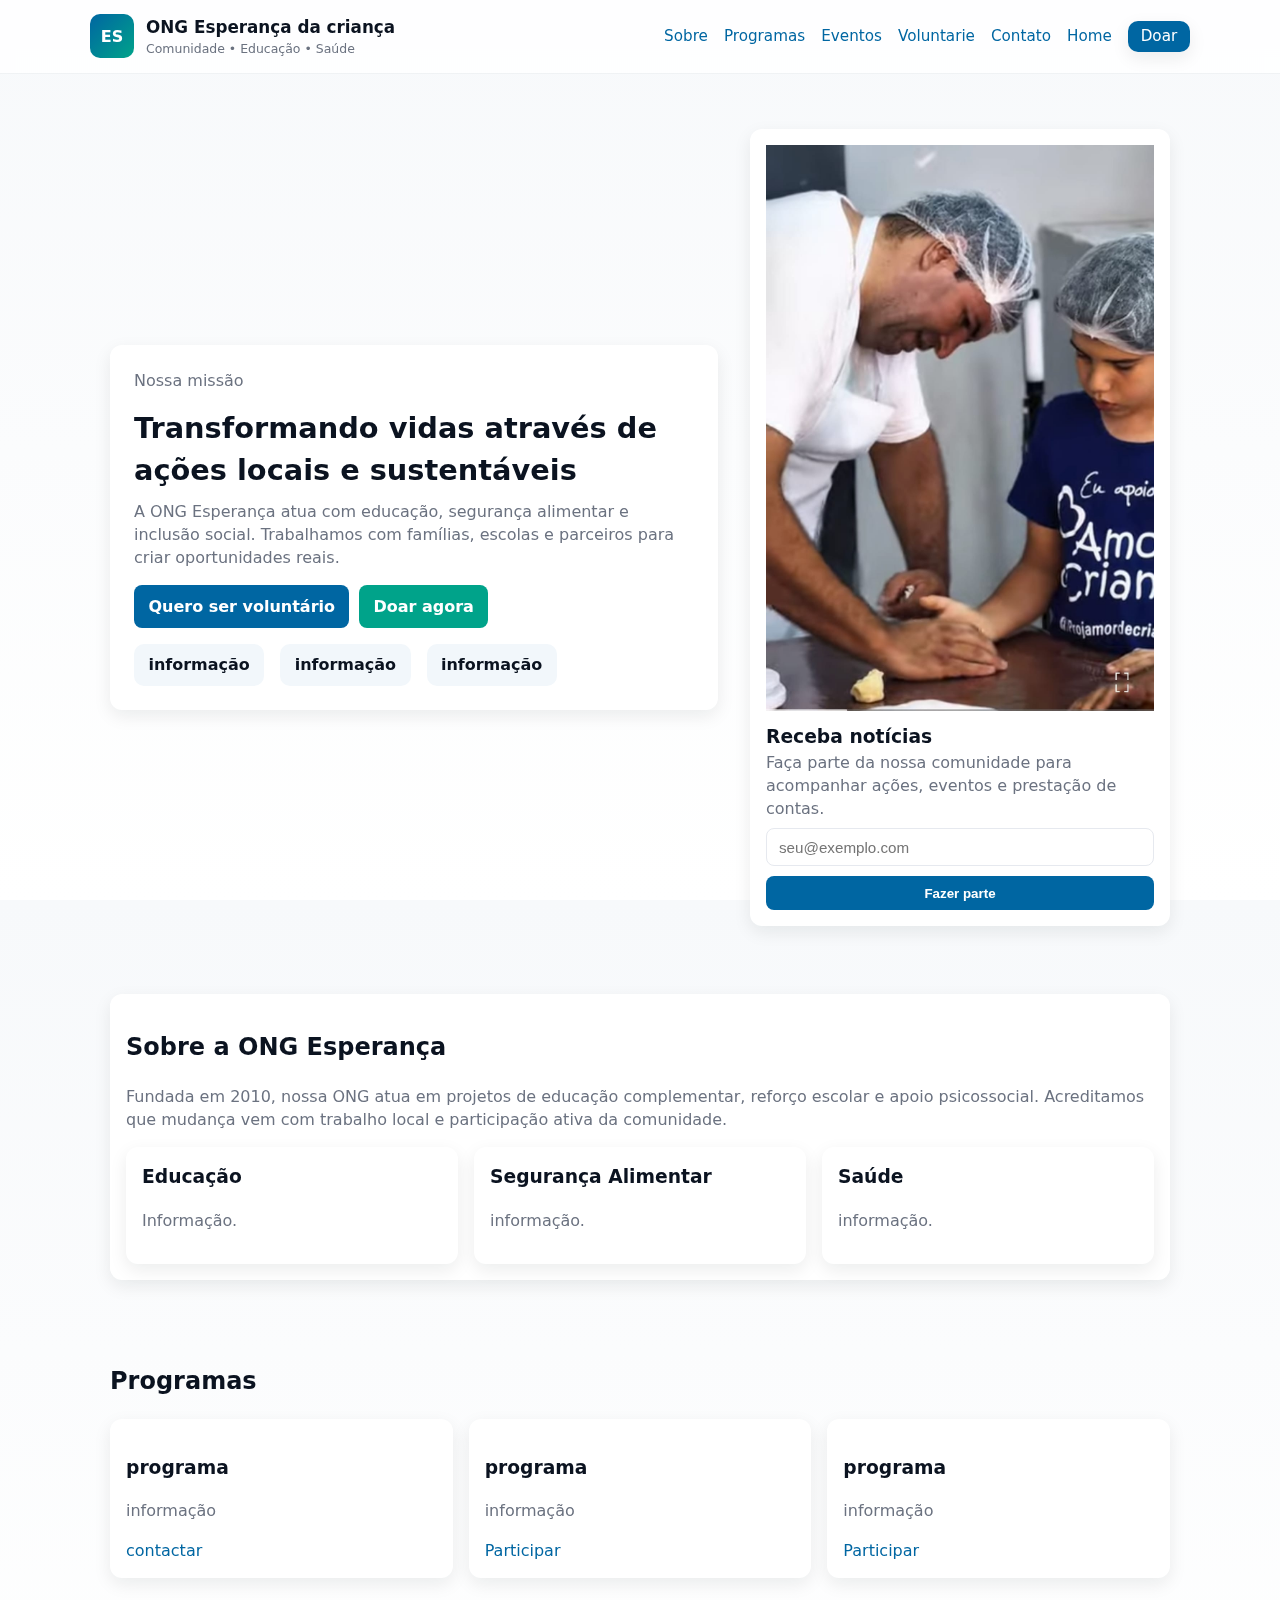
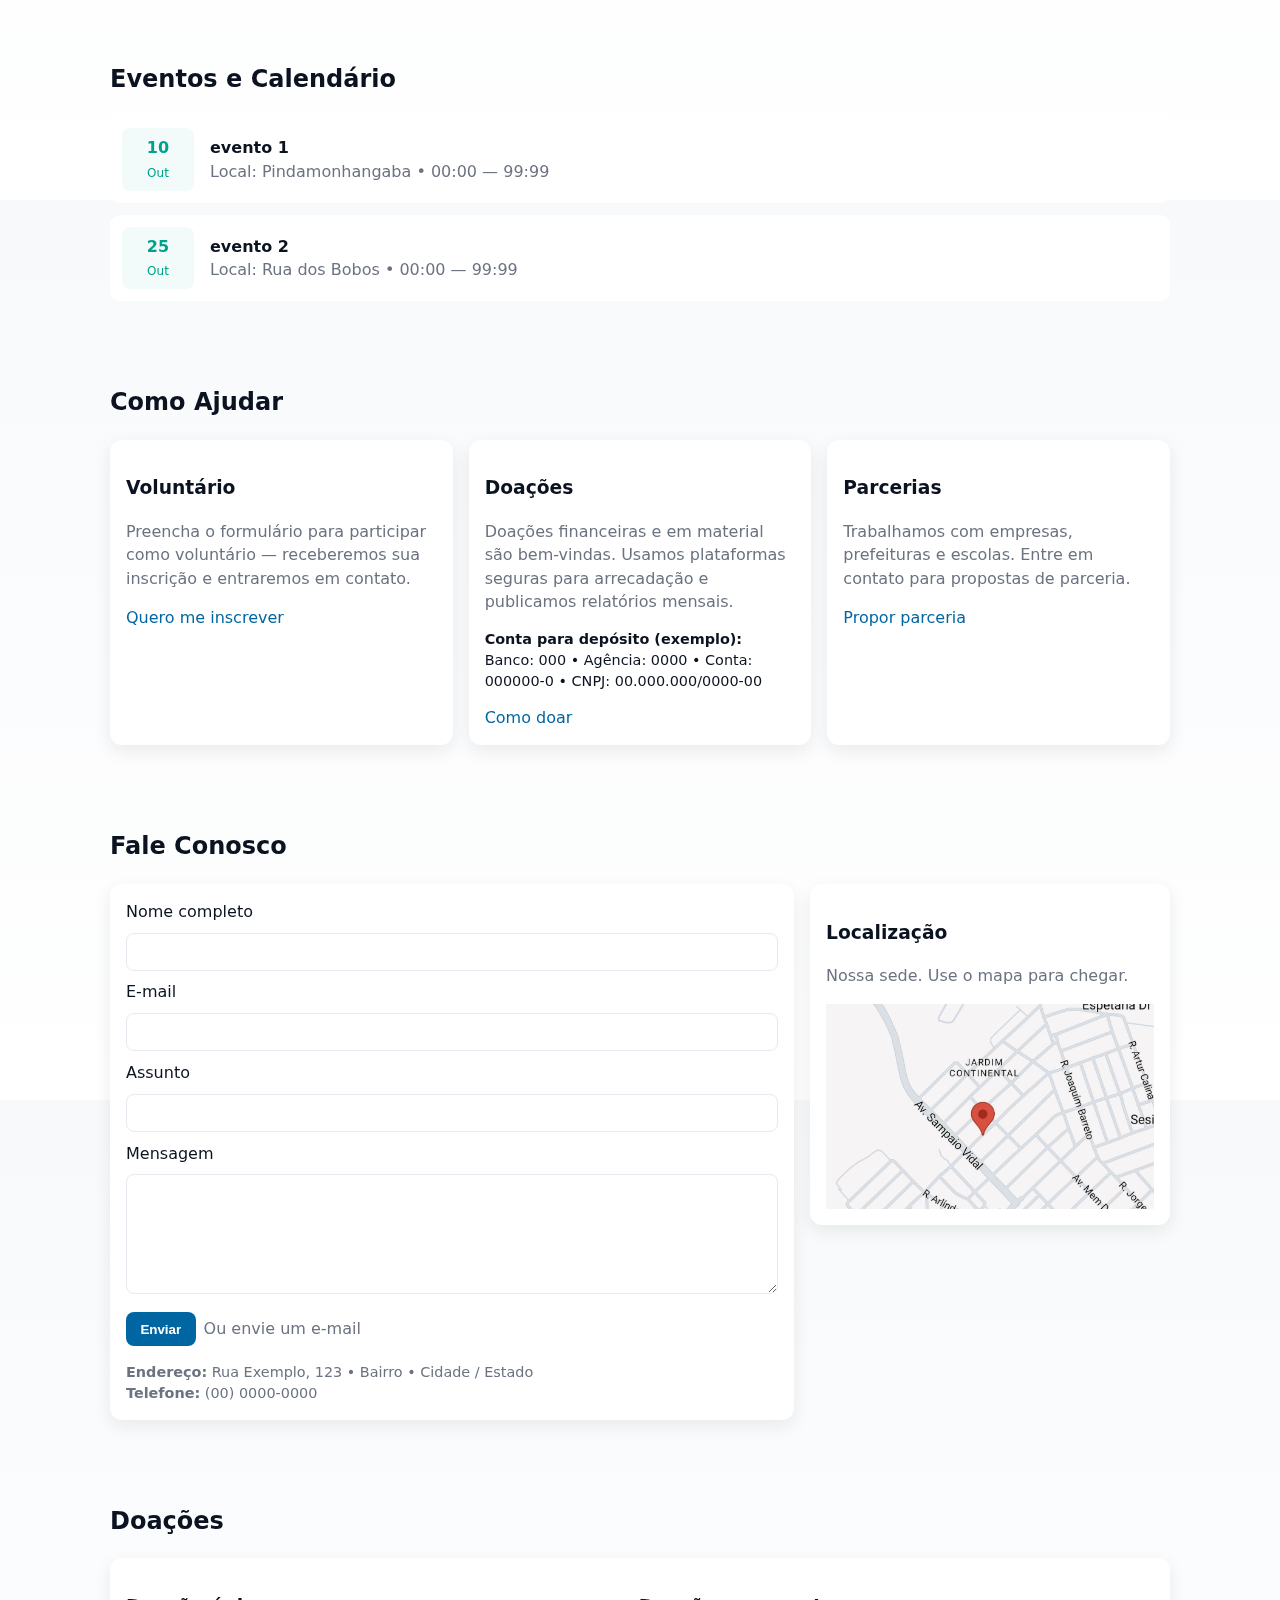
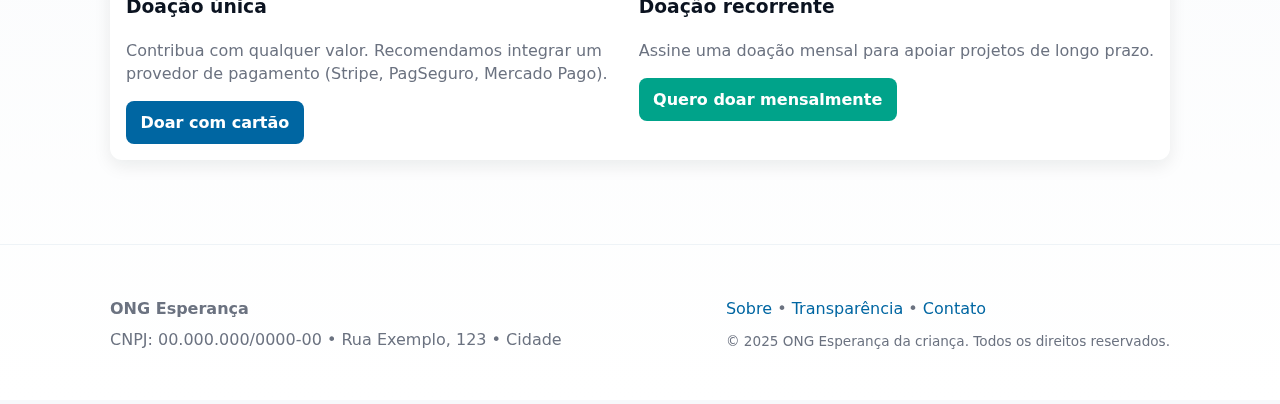
<file: index.htm>
<!doctype html>
<html lang="pt-BR">
<head>
  <meta charset="utf-8" />
  <meta name="viewport" content="width=device-width,initial-scale=1" />
  <title>ONG Esperança — Transformando Vidas</title>
  <meta name="description" content="ONG Esperança — programas sociais, voluntariado, doações e transparência." />

  <!-- Open Graph básico -->
  <meta property="og:title" content="ONG Esperança" />
  <meta property="og:description" content="Programas sociais, como ajudar, eventos e prestação de contas." />

  
  <link rel="stylesheet" href="style.css">
</head>

<body>
  <header role="banner">
    <div class="container nav">
      <div class="brand">
        <div class="logo" aria-hidden>ES</div>
        <div>
          <h1>ONG Esperança da criança</h1>
          <div class="muted" style="font-size:0.78rem">Comunidade • Educação • Saúde</div>
        </div>
      </div>

      <!-- VINCULAR PAGINAS SECUNDÁRIAS -->
      <nav role="navigation" aria-label="Navegação principal">
        <button class="menu-toggle" aria-expanded="false" aria-controls="main-nav">☰</button>
        <ul id="main-nav">
          <li><a href="sobre.html">Sobre</a></li>
          <li><a href="programas.html">Programas</a></li>
          <li><a href="eventos.html">Eventos</a></li>
          <li><a href="voluntarie.html">Voluntarie</a></li>
          <li><a href="contato.html">Contato</a></li>
          <li><a href="index.html">Home</a></li>
          <li><a class="cta" href="#doar">Doar</a></li>
        </ul>
      </nav>
    </div>
  </header>

  <main>
    <div class="container">
      <!-- HERO -->
      <section class="hero">
        <div class="hero-card">
          <p class="muted">Nossa missão</p>
          <h2>Transformando vidas através de ações locais e sustentáveis</h2>
          <p class="muted">A ONG Esperança atua com educação, segurança alimentar e inclusão social. Trabalhamos com famílias, escolas e parceiros para criar oportunidades reais.</p>

          <div style="display:flex;gap:0.6rem;margin-top:1rem">
            <a class="btn" href="voluntarie.html">Quero ser voluntário</a>
            <a class="btn" style="background:var(--accent-2)" href="doar.html">Doar agora</a>
          </div>

          <div style="margin-top:1rem" class="stats">
            <div class="stat">informação</div>
            <div class="stat">informação</div>
            <div class="stat">informação</div>
          </div>
        </div>

        <!-- área de destaque -->
        <aside>
          <div class="card">
            <img src="img/imagem de voluntario.jpg" alt="Voluntários ajudando a comunidade" />
            <h3 style="margin:.75rem 0 0">Receba notícias</h3>
            <p class="muted" style="margin:0 0 .5rem">Faça parte da nossa comunidade para acompanhar ações, eventos e prestação de contas.</p>
            <form action="/subscribe" method="post" aria-label="Formulário de inscrição na newsletter">
              <input type="email" name="email" placeholder="seu@exemplo.com" required />
              <button class="btn" type="submit">Fazer parte</button>
            </form>
          </div>
        </aside>
      </section>

      <!-- SOBRE -->
      <section id="sobre">
        <div class="card">
          <h2>Sobre a ONG Esperança</h2>
          <p class="muted">Fundada em 2010, nossa ONG atua em projetos de educação complementar, reforço escolar e apoio psicossocial. Acreditamos que mudança vem com trabalho local e participação ativa da comunidade.</p>

          <div style="margin-top:1rem" class="grid-3 programs">
            <article class="card">
              <h3>Educação</h3>
              <p class="muted">Informação.</p>
            </article>
            <article class="card">
              <h3>Segurança Alimentar</h3>
              <p class="muted">informação.</p>
            </article>
            <article class="card">
              <h3>Saúde</h3>
              <p class="muted">informação.</p>
            </article>
          </div>
        </div>
      </section>

      <!-- PROGRAMAS -->
      <section id="programas">
        <h2>Programas</h2>
        <div class="grid-3" style="margin-top:1rem">
          <div class="card">
            <h3>programa</h3>
            <p class="muted">informação</p>
            <a href="contato.html">contactar</a>
          </div>
          <div class="card">
            <h3>programa</h3>
            <p class="muted">informação</p>
            <a href="voluntarie.html">Participar</a>
          </div>
          <div class="card">
            <h3>programa</h3>
            <p class="muted">informação</p>
            <a href="eventos.html">Participar</a>
          </div>
        </div>
      </section>

      <!-- EVENTOS -->
      <section id="eventos">
        <h2>Eventos e Calendário</h2>
        <div class="events-list" style="margin-top:1rem">
          <div class="event">
            <div class="date">10<br><span style="font-weight:400;font-size:0.75rem">Out</span></div>
            <div>
              <strong>evento 1</strong>
              <div class="muted">Local: Pindamonhangaba • 00:00 — 99:99</div>
            </div>
          </div>
          <div class="event">
            <div class="date">25<br><span style="font-weight:400;font-size:0.75rem">Out</span></div>
            <div>
              <strong>evento 2</strong>
              <div class="muted">Local: Rua dos Bobos • 00:00 — 99:99</div>
            </div>
          </div>
        </div>
      </section>

      <!-- COMO AJUDAR -->
      <section id="voluntarie">
        <h2>Como Ajudar</h2>
        <div class="grid-3" style="margin-top:1rem">
          <div class="card">
            <h3>Voluntário</h3>
            <p class="muted">Preencha o formulário para participar como voluntário — receberemos sua inscrição e entraremos em contato.</p>
            <a href="voluntarie.html">Quero me inscrever</a>
          </div>
          <div class="card">
            <h3>Doações</h3>
            <p class="muted">Doações financeiras e em material são bem-vindas. Usamos plataformas seguras para arrecadação e publicamos relatórios mensais.</p>
            <p style="font-size:0.9rem"><strong>Conta para depósito (exemplo):</strong><br>Banco: 000 • Agência: 0000 • Conta: 000000-0 • CNPJ: 00.000.000/0000-00</p>
            <a href="doar.html">Como doar</a>
          </div>
          <div class="card">
            <h3>Parcerias</h3>
            <p class="muted">Trabalhamos com empresas, prefeituras e escolas. Entre em contato para propostas de parceria.</p>
            <a href="contato.html">Propor parceria</a>
          </div>
        </div>
      </section>

      <!-- CONTATO -->
      <section id="contato">
        <h2>Fale Conosco</h2>
        <div style="display:grid;grid-template-columns:1fr 360px;gap:1rem;margin-top:1rem;align-items:start">
          <div class="card">
            <form action="/send-contact" method="post" aria-label="Formulário de contato">
              <label for="name">Nome completo</label>
              <input id="name" name="name" required />

              <label for="email">E-mail</label>
              <input id="email" name="email" type="email" required />

              <label for="subject">Assunto</label>
              <input id="subject" name="subject" />

              <label for="message">Mensagem</label>
              <textarea id="message" name="message" required></textarea>

              <div style="display:flex;gap:.5rem;align-items:center;margin-top:.5rem">
                <button class="btn" type="submit">Enviar</button>
                <a href="#" class="muted">Ou envie um e-mail</a>
              </div>
            </form>

            <div style="margin-top:1rem;font-size:0.9rem" class="muted">
              <strong>Endereço:</strong> Rua Exemplo, 123 • Bairro • Cidade / Estado<br>
              <strong>Telefone:</strong> (00) 0000-0000
            </div>
          </div>

          <aside class="card">
            <h3>Localização</h3>
            <p class="muted">Nossa sede. Use o mapa para chegar.</p>
            <a href="https://maps.app.goo.gl/h7FSfVvEcFYhffgB8" target="_blank" rel="noopener noreferrer">
              <img src="img/localização da ong.jpg" alt="localização" />
            </a>
          </aside>
        </div>
      </section>

      <!-- DOAR -->
      <section id="doar">
        <h2>Doações</h2>
        <div class="card" style="margin-top:1rem;display:flex;gap:1rem;flex-wrap:wrap">
          <div style="flex:1;min-width:240px">
            <h3>Doação única</h3>
            <p class="muted">Contribua com qualquer valor. Recomendamos integrar um provedor de pagamento (Stripe, PagSeguro, Mercado Pago).</p>
            <a class="btn" href="doar.html" aria-label="Doar agora">Doar com cartão</a>
          </div>

          <div style="min-width:240px">
            <h3>Doação recorrente</h3>
            <p class="muted">Assine uma doação mensal para apoiar projetos de longo prazo.</p>
            <a class="btn" style="background:var(--accent-2)" href="#">Quero doar mensalmente</a>
          </div>
        </div>
      </section>
    </div>
  </main>

  <footer>
    <div class="container">
      <div class="footer-grid">
        <div style="flex:1;min-width:200px">
          <strong>ONG Esperança</strong>
          <div class="muted" style="margin-top:.5rem">CNPJ: 00.000.000/0000-00 • Rua Exemplo, 123 • Cidade</div>
        </div>
        <div style="min-width:260px">
          <nav aria-label="rodapé">
            <a href="sobre.html">Sobre</a> • 
            <a href="#">Transparência</a> • 
            <a href="contato.html">Contato</a>
          </nav>
          <div style="margin-top:.75rem;font-size:0.85rem" class="muted">© <span id="year">2025</span> ONG Esperança da criança. Todos os direitos reservados.</div>
        </div>
      </div>
    </div>
  </footer>
</body>
</html>
</file>
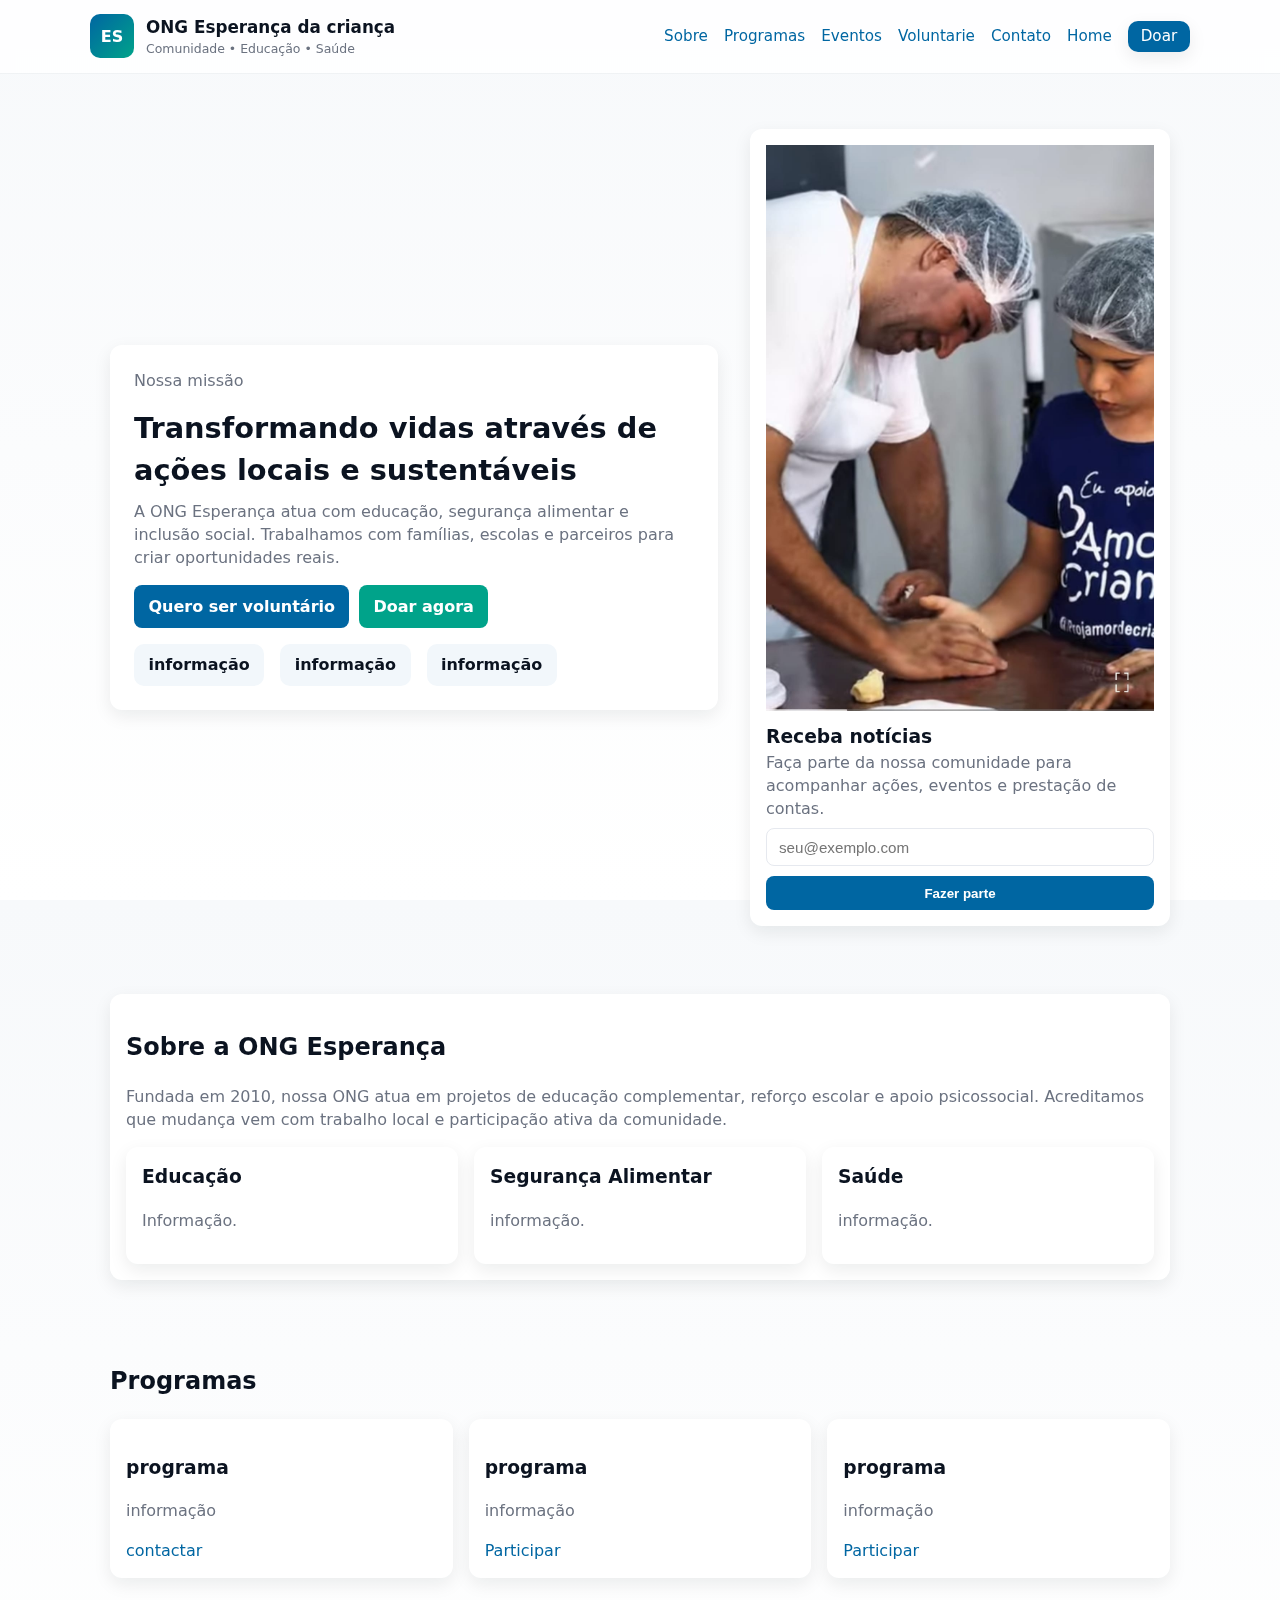
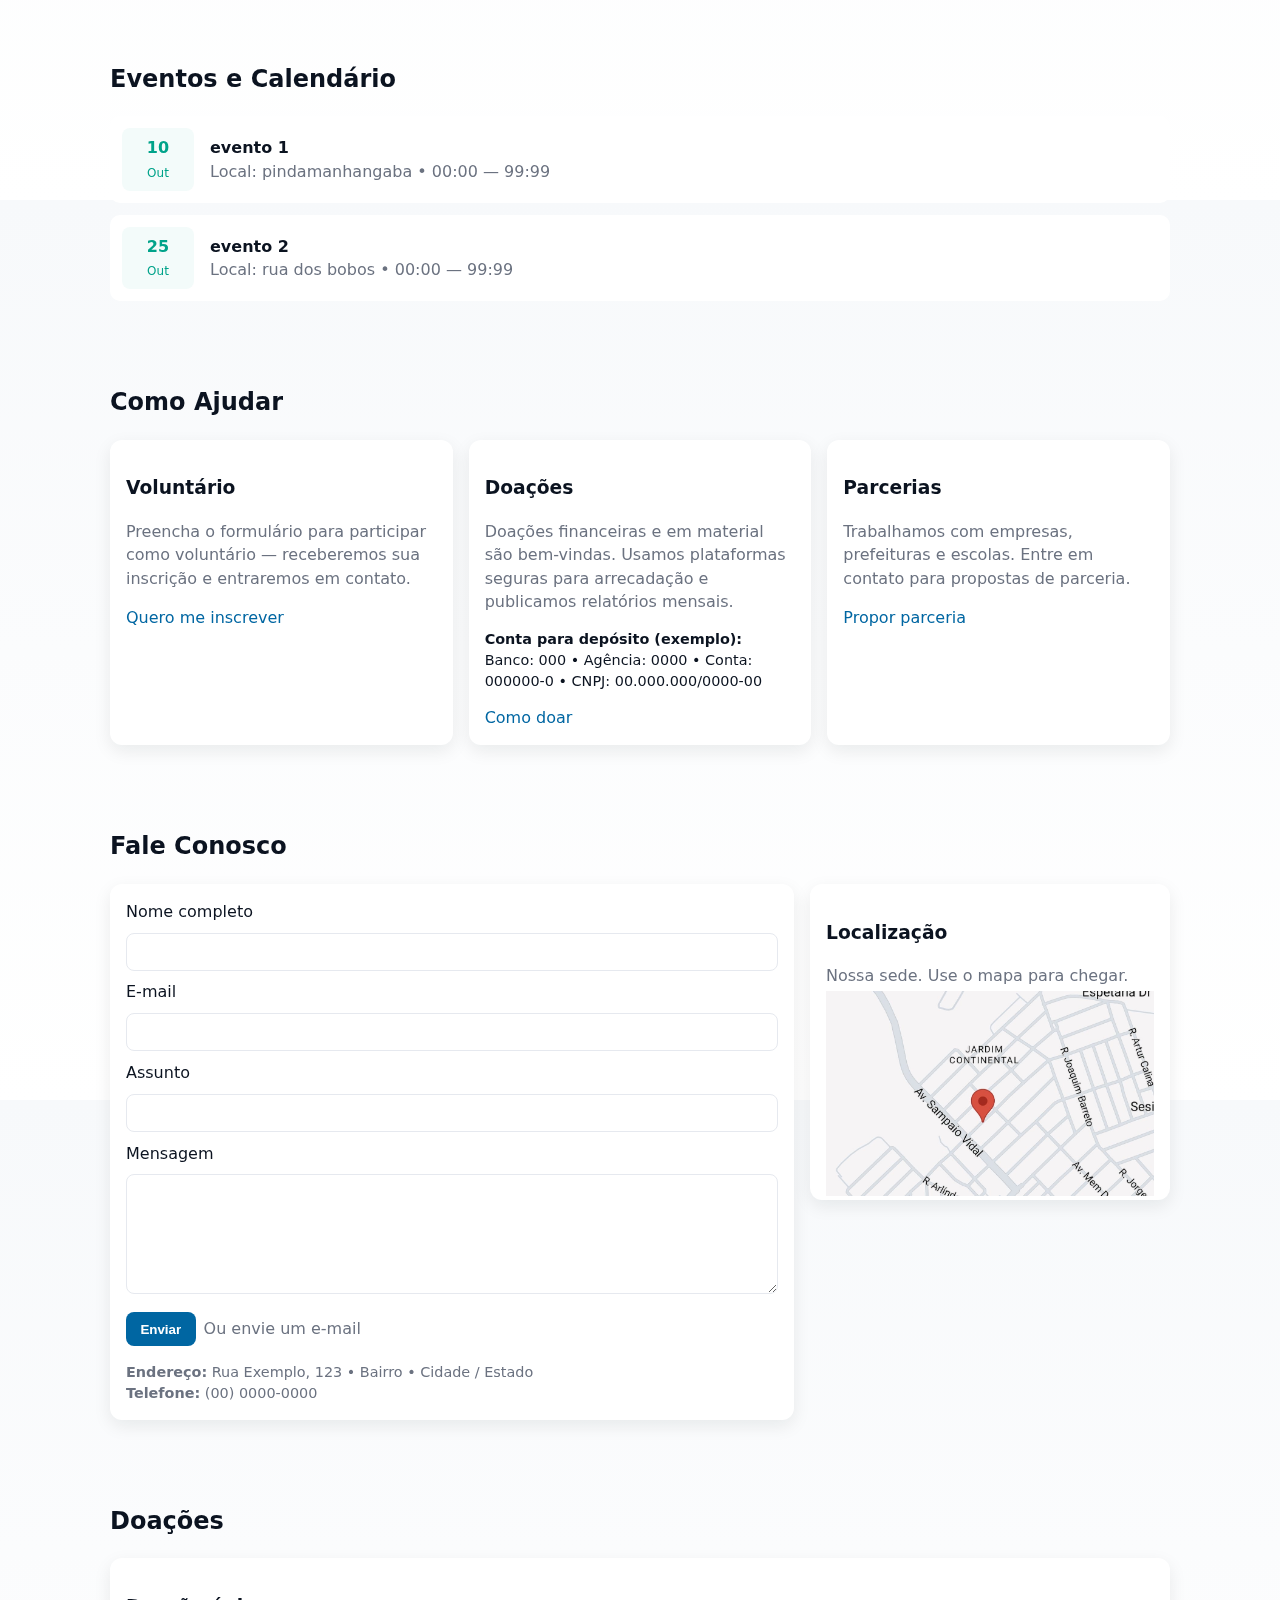
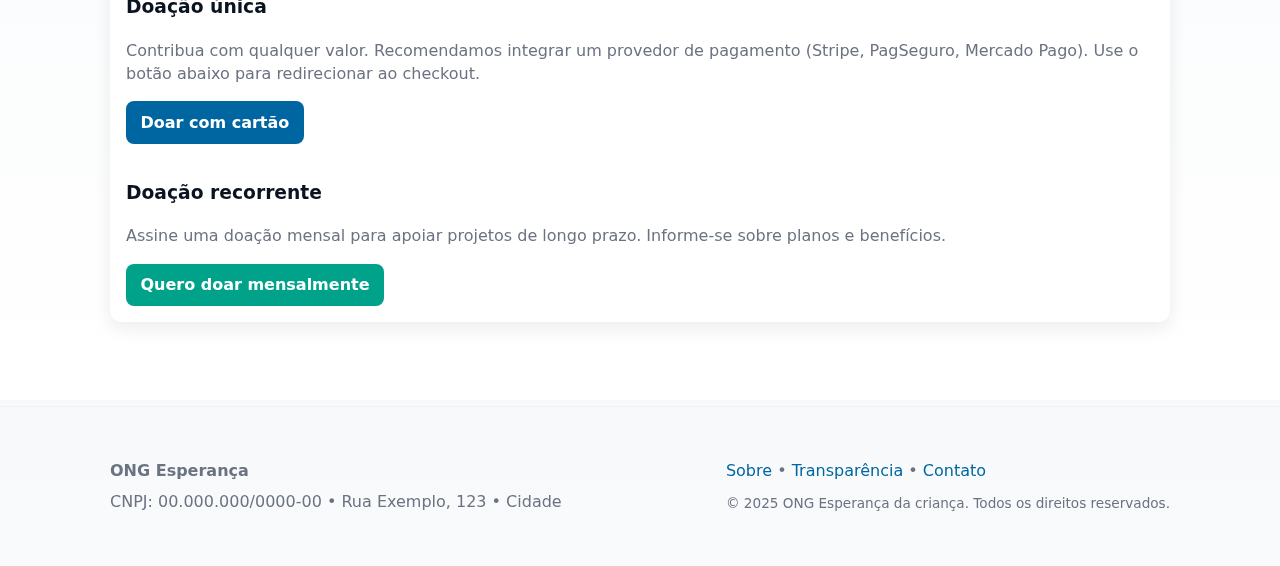
<file: dev/index.htm>
<!doctype html>
<html lang="pt-BR">
<head>
  <meta charset="utf-8" />
  <meta name="viewport" content="width=device-width,initial-scale=1" />
  <title>ONG Esperança — Transformando Vidas</title>
  <meta name="description" content="ONG Esperança — programas sociais, voluntariado, doações e transparência." />

  <!-- Open Graph básico -->
  <meta property="og:title" content="ONG Esperança" />
  <meta property="og:description" content="Programas sociais, como ajudar, eventos e prestação de contas." />

  <style>
    /* --------------------------
       Variáveis e reset
       --------------------------*/
    :root{
      --bg:#f7f9fb;
      --card:#ffffff;
      --accent:#0066a2;
      --accent-2:#00a38a;
      --muted:#6b7280;
      --maxw:1100px;
      --radius:12px;
      --shadow: 0 6px 18px rgba(12,20,30,0.08);
      --gap:1.25rem;
      --ff: "Inter", system-ui, -apple-system, "Segoe UI", Roboto, "Helvetica Neue", Arial;
    }
    *{box-sizing:border-box}
    html,body{height:100%}
    body{
      margin:0;
      font-family:var(--ff);
      background:linear-gradient(180deg,var(--bg),#ffffff);
      color:#0b1320;
      -webkit-font-smoothing:antialiased;
      -moz-osx-font-smoothing:grayscale;
      line-height:1.45;
      padding-bottom:4rem;
    }

    a{color:var(--accent); text-decoration:none}
    img{max-width:100%;height:auto;display:block}

    .container{max-width:var(--maxw);margin:0 auto;padding:1.25rem}

    /* --------------------------
       Header / Nav
       --------------------------*/
    header{backdrop-filter:saturate(120%) blur(6px);position:sticky;top:0;z-index:60;background:rgba(255,255,255,0.85);box-shadow:0 1px 0 rgba(15,23,42,0.03)}
    .nav{display:flex;align-items:center;justify-content:space-between;padding:0.9rem 0}
    .brand{display:flex;gap:0.75rem;align-items:center}
    .brand .logo{width:44px;height:44px;border-radius:10px;background:linear-gradient(135deg,var(--accent),var(--accent-2));display:flex;align-items:center;justify-content:center;color:white;font-weight:700}
    .brand h1{font-size:1.05rem;margin:0}

    nav ul{list-style:none;display:flex;gap:1rem;margin:0;padding:0;align-items:center}
    nav li{font-size:0.95rem}
    .cta{background:var(--accent);color:white;padding:0.4rem 0.8rem;border-radius:10px;box-shadow:var(--shadow)}

    /* mobile menu */
    .menu-toggle{display:none}

    /* --------------------------
       Hero
       --------------------------*/
    .hero{display:grid;grid-template-columns:1fr 420px;gap:2rem;align-items:center;padding:2.25rem 0}
    .hero-card{background:var(--card);border-radius:var(--radius);box-shadow:var(--shadow);padding:1.5rem}
    .hero h2{margin:0 0 .5rem;font-size:1.8rem}
    .hero p{color:var(--muted);margin:0 0 1rem}
    .stats{display:flex;gap:1rem;flex-wrap:wrap}
    .stat{background:#f2f7fb;padding:.6rem .9rem;border-radius:10px;font-weight:600}

    /* --------------------------
       Sections
       --------------------------*/
    section{padding:2rem 0}
    .grid-3{display:grid;grid-template-columns:repeat(3,1fr);gap:1rem}
    .card{background:var(--card);padding:1rem;border-radius:12px;box-shadow:var(--shadow)}
    .programs .card h3{margin-top:0}

    /* Events / list */
    .events-list{display:grid;gap:.75rem}
    .event{display:flex;gap:1rem;align-items:center;padding:.75rem;border-radius:10px;background:#fff}
    .event .date{min-width:72px;text-align:center;padding:.5rem;border-radius:8px;background:#f3fbfa;color:var(--accent-2);font-weight:700}

    /* Contact & forms */
    form{display:grid;gap:.6rem}
    input,textarea,select{padding:.6rem .75rem;border-radius:8px;border:1px solid #e6e9ef;font-size:0.95rem}
    textarea{min-height:120px;resize:vertical}
    .btn{display:inline-block;padding:.6rem .9rem;border-radius:8px;border:0;background:var(--accent);color:white;font-weight:600}

    /* Footer */
    footer{padding:2rem 0;color:var(--muted);border-top:1px solid #eef3f7;margin-top:2rem}
    .footer-grid{display:flex;gap:2rem;flex-wrap:wrap;align-items:flex-start}

    /* Responsive */
    @media (max-width:980px){
      .hero{grid-template-columns:1fr}
      .grid-3{grid-template-columns:repeat(2,1fr)}
    }
    @media (max-width:680px){
      nav ul{display:none}
      .menu-toggle{display:block}
      .grid-3{grid-template-columns:1fr}
      .brand h1{font-size:0.95rem}
      .hero{padding:1rem 0}
    }

    /* Small helpers */
    .muted{color:var(--muted)}
    .center{display:flex;align-items:center;justify-content:center}

  </style>
</head>
<body>

  <header role="banner">
    <div class="container nav">
      <div class="brand">
        <div class="logo" aria-hidden>ES</div>
        <div>
          <h1>ONG Esperança da criança</h1>
          <div class="muted" style="font-size:0.78rem">Comunidade • Educação • Saúde</div>
        </div>
      </div>
<!--VINCULAR PAGINAS SECUNDARIAS-->
      <nav role="navigation" aria-label="Navegação principal">
        <button class="menu-toggle" aria-expanded="false" aria-controls="main-nav">☰</button>
        <ul id="main-nav">
          <li><a href="sobre.html">Sobre</a></li>
          <li><a href="programas.html">Programas</a></li>
          <li><a href="eventos.html">Eventos</a></li>
          <li><a href="voluntarie.html">Voluntarie</a></li>
          <li><a href="contato.html">Contato</a></li>
          <li><a href="index.htm">Home</a></li>
          <li><a class="cta" href="#doar">Doar</a></li>
        </ul>
      </nav>
    </div>
  </header>

  <main>
    <div class="container">
      <!-- HERO -->
      <section class="hero">
        <div class="hero-card">
          <p class="muted">Nossa missão</p>
          <h2>Transformando vidas através de ações locais e sustentáveis</h2>
          <p class="muted">A ONG Esperança atua com educação, segurança alimentar e inclusão social. Trabalhamos com famílias, escolas e parceiros para criar oportunidades reais.</p>

          <div style="display:flex;gap:0.6rem;margin-top:1rem">
            <a class="btn" href="voluntarie.html">Quero ser voluntário</a>
            <a class="btn" style="background:var(--accent-2)" href="doar.html">Doar agora</a>
          </div>

          <div style="margin-top:1rem" class="stats">
            <div class="stat">informação</div>
            <div class="stat">informação</div>
            <div class="stat">informação</div>
          </div>
        </div>

        <!-- area de destaque: imagem + newsletter -->
        <aside>
          <div class="card">
            <img src="img/imagem de voluntario.jpg" alt="Voluntários ajudando a comunidade" />
            <h3 style="margin:.75rem 0 0">Receba notícias</h3>
            <p class="muted" style="margin:0 0 .5rem">Faça parte da nossa comunidade para acompanhar ações, eventos e prestação de contas.</p>
            <form action="/subscribe" method="post" aria-label="Formulário de inscrição na newsletter">
              <input type="email" name="email" placeholder="seu@exemplo.com" required />
              <button class="btn" type="submit">Fazer parte</button>
            </form>
          </div>
        </aside>
      </section>

      <!-- SOBRE -->
      <section id="sobre">
        <div class="card">
          <h2>Sobre a ONG Esperança</h2>
          <p class="muted">Fundada em 2010, nossa ONG atua em projetos de educação complementar, reforço escolar e apoio psicossocial. Acreditamos que mudança vem com trabalho local e participação ativa da comunidade.</p>

          <div style="margin-top:1rem" class="grid-3 programs">
            <article class="card">
              <h3>Educação</h3>
              <p class="muted">Informação.</p>
            </article>
            <article class="card">
              <h3>Segurança Alimentar</h3>
              <p class="muted">informação.</p>
            </article>
            <article class="card">
              <h3>Saúde</h3>
              <p class="muted">informação.</p>
            </article>
          </div>
        </div>
      </section>

      <!-- PROGRAMAS DETALHADOS -->
      <section id="programas">
        <h2>Programas</h2>
        <div class="grid-3" style="margin-top:1rem">
          <div class="card">
            <h3> programa</h3> <!--ARRUMAR-->
            <p class="muted"> informação</p>
            <a href="contato.html">contactar</a>
          </div>
          <div class="card">
            <h3> programa</h3> <!--ARRUMAR-->
            <p class="muted">informação</p>
            <a href="voluntarie.html">Participar</a>
          </div>
          <div class="card">
            <h3> programa</h3> <!--ARRUMAR-->
            <p class="muted"> informação</p>
            <a href="eventos.html">Participar</a>
          </div>
        </div>
      </section>

      <!-- EVENTOS -->
      <section id="eventos">
        <h2>Eventos e Calendário</h2>
        <div class="events-list" style="margin-top:1rem">
          <div class="event">
            <div class="date">10<br><span style="font-weight:400;font-size:0.75rem">Out</span></div>
            <div>
              <strong>evento 1</strong>
              <div class="muted">Local: pindamanhangaba • 00:00 — 99:99</div>
            </div>
          </div>
          <div class="event">
            <div class="date">25<br><span style="font-weight:400;font-size:0.75rem">Out</span></div>
            <div>
              <strong>evento 2</strong>
              <div class="muted">Local: rua dos bobos • 00:00 — 99:99</div>
            </div>
          </div>
        </div>
      </section>

      <!-- VOLUNTARIADO / DOAÇÕES -->
      <section id="voluntarie">
        <h2>Como Ajudar</h2>
        <div class="grid-3" style="margin-top:1rem">
          <div class="card">
            <h3>Voluntário</h3>
            <p class="muted">Preencha o formulário para participar como voluntário — receberemos sua inscrição e entraremos em contato.</p>
            <a href="voluntarie.html">Quero me inscrever</a>
          </div>
          <div class="card">
            <h3>Doações</h3>
            <p class="muted">Doações financeiras e em material são bem-vindas. Usamos plataformas seguras para arrecadação e publicamos relatórios mensais.</p>
            <p style="font-size:0.9rem"><strong>Conta para depósito (exemplo):</strong><br>Banco: 000 • Agência: 0000 • Conta: 000000-0 • CNPJ: 00.000.000/0000-00</p>
            <a href="doar.html">Como doar</a>
          </div>
          <div class="card">
            <h3>Parcerias</h3>
            <p class="muted">Trabalhamos com empresas, prefeituras e escolas. Entre em contato para propostas de parceria.</p>
            <a href="contato.html">Propor parceria</a>
          </div>
        </div>
      </section>

      <!-- TRANSPARÊNCIA (link para relatórios) -->
     <!-- <section id="transparencia">
        <h2>Transparência</h2>
        <div class="card" style="margin-top:1rem">
          <p class="muted">Publicamos mensalmente extratos e relatórios de atividades. Faça o download dos últimos relatórios no centro de documentos da ONG.</p>
          <ul class="muted">
            <li><a href="#">Relatório Setembro 2025 (PDF)</a></li>
            <li><a href="#">Prestação de contas 2024 (PDF)</a></li>
          </ul>
        </div>
      </section>   -->

      <!-- CONTATO -->
      <section id="contato">
        <h2>Fale Conosco</h2>
        <div style="display:grid;grid-template-columns:1fr 360px;gap:1rem;margin-top:1rem;align-items:start">
          <div class="card">
            <form action="/send-contact" method="post" aria-label="Formulário de contato">
              <!-- OBS: substituir action por endpoint servidor ou serviço (ex: Formspree, Netlify Forms, Zapier) -->
              <label for="name">Nome completo</label>
              <input id="name" name="name" required />

              <label for="email">E‑mail</label>
              <input id="email" name="email" type="email" required />

              <label for="subject">Assunto</label>
              <input id="subject" name="subject" />

              <label for="message">Mensagem</label>
              <textarea id="message" name="message" required></textarea>

              <div style="display:flex;gap:.5rem;align-items:center;margin-top:.5rem">
                <button class="btn" type="submit">Enviar</button>
                <!--ADICIONAE O EMAIL DA INSTITUIÇÃO-->
                <a href="#" class="muted">Ou envie um e‑mail</a>
              </div>
            </form>

            <div style="margin-top:1rem;font-size:0.9rem" class="muted">
              <strong>Endereço:</strong> Rua Exemplo, 123 • Bairro • Cidade / Estado<br>
              <strong>Telefone:</strong> (00) 0000‑0000
            </div>
          </div>

          <aside class="card">
            <h3>Localização</h3>
            <p class="muted">Nossa sede. Use o mapa para chegar.</p>
            <!-- Aqui você pode integrar um iframe do Google Maps ou um link externo -->
            <div style="height:180px;background:#eef6f9;border-radius:8px;display:flex;align-items:center;justify-content:center"> <a href="https://maps.app.goo.gl/h7FSfVvEcFYhffgB8" target="_blank" rel="noopener noreferrer">
  <img src="img/localização da ong.jpg" alt="localização" />
</a>
 <div>
          </aside>
        </div>
      </section>

      <!-- DOAR (secção com orientações) -->
      <section id="doar">
        <h2>Doações</h2>
        <div class="card" style="margin-top:1rem;display:flex;gap:1rem;flex-wrap:wrap">
          <div style="flex:1;min-width:240px">
            <h3>Doação única</h3>
            <p class="muted">Contribua com qualquer valor. Recomendamos integrar um provedor de pagamento (Stripe, PagSeguro, Mercado Pago). Use o botão abaixo para redirecionar ao checkout.</p>
            <a class="btn" href="doar.html" aria-label="Doar agora">Doar com cartão</a>
          </div>

          <div style="min-width:240px">
            <h3>Doação recorrente</h3>
            <p class="muted">Assine uma doação mensal para apoiar projetos de longo prazo. Informe-se sobre planos e benefícios.</p>
            <!--ARRUMAR ISSO-->
            <a class="btn" style="background:var(--accent-2)" href="#">Quero doar mensalmente</a>
          </div>

        </div>
      </section>

    </div>
  </main>

  <footer>
    <div class="container">
      <div class="footer-grid">
        <div style="flex:1;min-width:200px">
          <strong>ONG Esperança</strong>
          <div class="muted" style="margin-top:.5rem">CNPJ: 00.000.000/0000-00 • Rua Exemplo, 123 • Cidade</div>
        </div>
        <div style="min-width:260px">
          <nav aria-label="rodapé">
            <a href="sobre.html">Sobre</a> • 
            <a href="#">Transparência</a> • 
            <a href="contato.html">Contato</a>
          </nav>
          <div style="margin-top:.75rem;font-size:0.85rem" class="muted">© <span id="year">2025</span> ONG Esperança da criança. Todos os direitos reservados.</div>
        </div>
      </div>
    </div>
  </footer>
</body>
</html>
</file>
<file: style.css>
:root{
  --bg:#f7f9fb;
  --card:#ffffff;
  --accent:#0066a2;
  --accent-2:#00a38a;
  --muted:#6b7280;
  --maxw:1100px;
  --radius:12px;
  --shadow:0 6px 18px rgba(12,20,30,0.08);
  --gap:1.25rem;
  --ff:"Inter",system-ui,-apple-system,"Segoe UI",Roboto,"Helvetica Neue",Arial;
}

*{box-sizing:border-box}
html,body{height:100%}
body{
  margin:0;
  font-family:var(--ff);
  background:linear-gradient(180deg,var(--bg),#ffffff);
  color:#0b1320;
  -webkit-font-smoothing:antialiased;
  -moz-osx-font-smoothing:grayscale;
  line-height:1.45;
  padding-bottom:4rem;
}

a{color:var(--accent);text-decoration:none}
img{max-width:100%;height:auto;display:block}
.container{max-width:var(--maxw);margin:0 auto;padding:1.25rem}

/* HEADER */
header{backdrop-filter:saturate(120%) blur(6px);position:sticky;top:0;z-index:60;background:rgba(255,255,255,0.85);box-shadow:0 1px 0 rgba(15,23,42,0.03)}
.nav{display:flex;align-items:center;justify-content:space-between;padding:0.9rem 0}
.brand{display:flex;gap:0.75rem;align-items:center}
.brand .logo{width:44px;height:44px;border-radius:10px;background:linear-gradient(135deg,var(--accent),var(--accent-2));display:flex;align-items:center;justify-content:center;color:white;font-weight:700}
.brand h1{font-size:1.05rem;margin:0}
nav ul{list-style:none;display:flex;gap:1rem;margin:0;padding:0;align-items:center}
nav li{font-size:0.95rem}
.cta{background:var(--accent);color:white;padding:0.4rem 0.8rem;border-radius:10px;box-shadow:var(--shadow)}
.menu-toggle{display:none}

/* HERO */
.hero{display:grid;grid-template-columns:1fr 420px;gap:2rem;align-items:center;padding:2.25rem 0}
.hero-card{background:var(--card);border-radius:var(--radius);box-shadow:var(--shadow);padding:1.5rem}
.hero h2{margin:0 0 .5rem;font-size:1.8rem}
.hero p{color:var(--muted);margin:0 0 1rem}
.stats{display:flex;gap:1rem;flex-wrap:wrap}
.stat{background:#f2f7fb;padding:.6rem .9rem;border-radius:10px;font-weight:600}

/* SEÇÕES */
section{padding:2rem 0}
.grid-3{display:grid;grid-template-columns:repeat(3,1fr);gap:1rem}
.card{background:var(--card);padding:1rem;border-radius:12px;box-shadow:var(--shadow)}
.programs .card h3{margin-top:0}

/* EVENTOS */
.events-list{display:grid;gap:.75rem}
.event{display:flex;gap:1rem;align-items:center;padding:.75rem;border-radius:10px;background:#fff}
.event .date{min-width:72px;text-align:center;padding:.5rem;border-radius:8px;background:#f3fbfa;color:var(--accent-2);font-weight:700}

/* FORMULÁRIOS */
form{display:grid;gap:.6rem}
input,textarea,select{padding:.6rem .75rem;border-radius:8px;border:1px solid #e6e9ef;font-size:0.95rem}
textarea{min-height:120px;resize:vertical}
.btn{display:inline-block;padding:.6rem .9rem;border-radius:8px;border:0;background:var(--accent);color:white;font-weight:600}

/* FOOTER */
footer{padding:2rem 0;color:var(--muted);border-top:1px solid #eef3f7;margin-top:2rem}
.footer-grid{display:flex;gap:2rem;flex-wrap:wrap;align-items:flex-start}

/* RESPONSIVO */
@media (max-width:980px){
  .hero{grid-template-columns:1fr}
  .grid-3{grid-template-columns:repeat(2,1fr)}
}
@media (max-width:680px){
  nav ul{display:none}
  .menu-toggle{display:block}
  .grid-3{grid-template-columns:1fr}
  .brand h1{font-size:0.95rem}
  .hero{padding:1rem 0}
}

/* EXTRAS */
.muted{color:var(--muted)}
.center{display:flex;align-items:center;justify-content:center}
</file>
